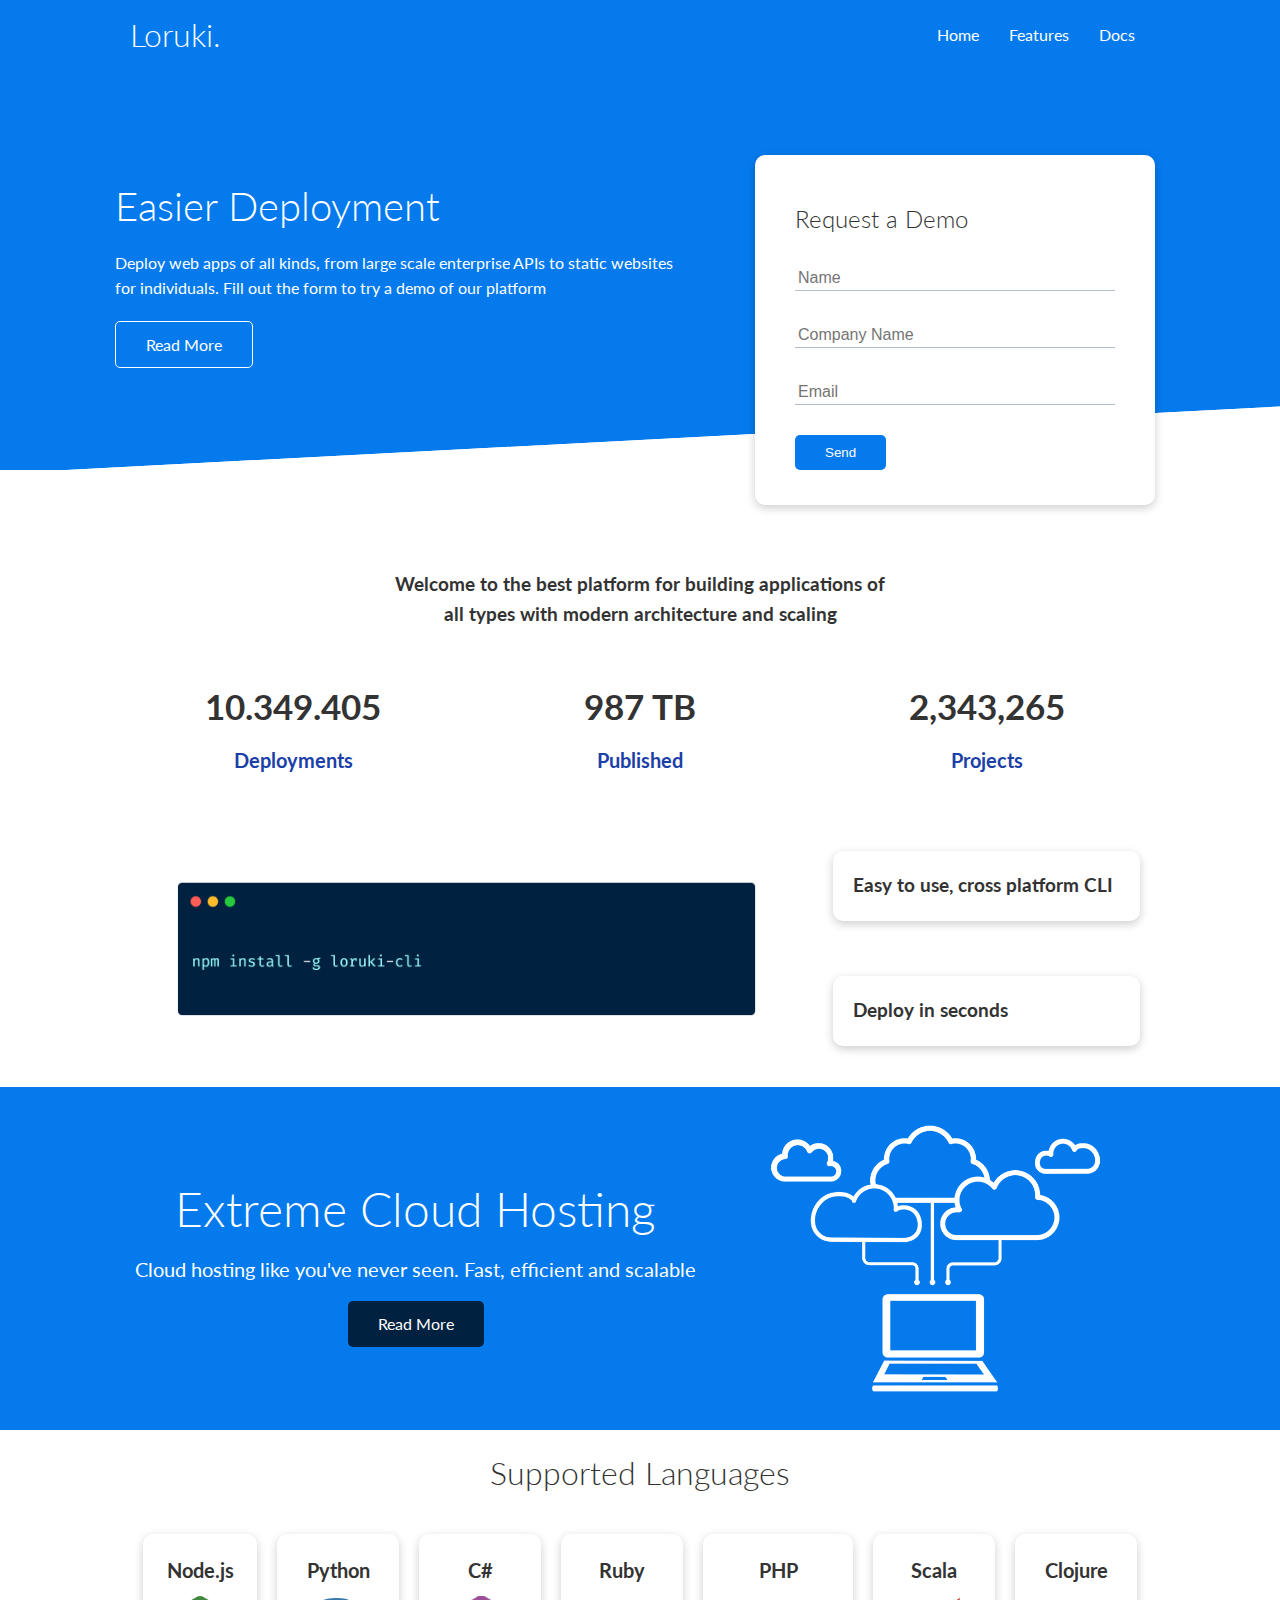
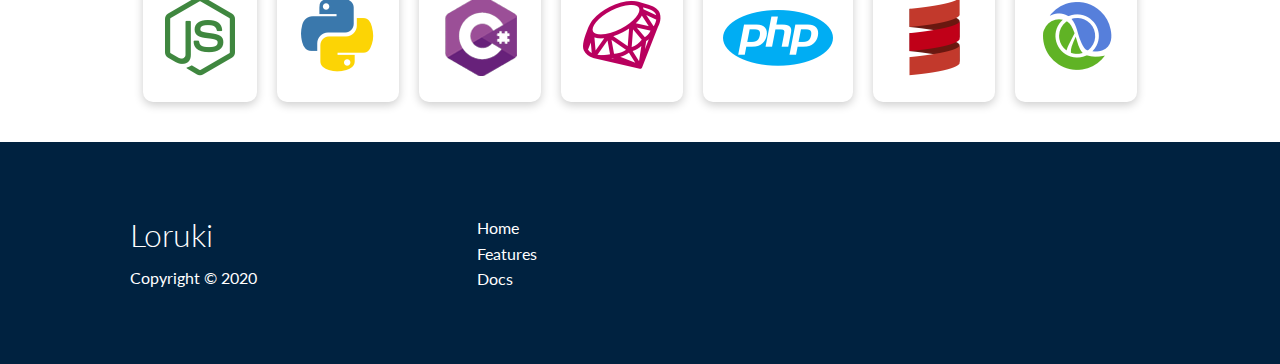
<file: index.html>
<!DOCTYPE html>
<html lang="en">
  <head>
    <meta charset="UTF-8" />
    <meta http-equiv="X-UA-Compatible" content="IE=edge" />
    <meta name="viewport" content="width=device-width, initial-scale=1.0" />
    <link
      rel="stylesheet"
      href="https://cdnjs.cloudflare.com/ajax/libs/font-awesome/5.15.3/css/all.min.css"
      integrity="sha512-iBBXm8fW90+nuLcSKlbmrPcLa0OT92xO1BIsZ+ywDWZCvqsWgccV3gFoRBv0z+8dLJgyAHIhR35VZc2oM/gI1w=="
      crossorigin="anonymous"
      referrerpolicy="no-referrer"
    />
    <link rel="stylesheet" href="css/styles.css" />
    <title>Loruki | Cloud Hosting For Everyone</title>
  </head>
  <body>
    <!-- Navbar -->
    <div class="navbar">
      <div class="container flex">
        <h1 class="logo">Loruki.</h1>
        <nav>
          <ul>
            <li><a href="index.html">Home</a></li>
            <li><a href="features.html">Features</a></li>
            <li><a href="docs.html">Docs</a></li>
          </ul>
        </nav>
      </div>
    </div>

    <!-- Showcase -->
    <section class="showcase">
      <div class="container grid">
        <div class="showcase-text">
          <h1>Easier Deployment</h1>
          <p>
            Deploy web apps of all kinds, from large scale enterprise APIs to
            static websites for individuals. Fill out the form to try a demo of
            our platform
          </p>
          <a href="features.html" class="btn btn-outline">Read More</a>
        </div>

        <div class="showcase-form card">
          <h2>Request a Demo</h2>
          <form>
            <div class="form-control">
              <input type="text" name="name" placeholder="Name" required />
            </div>
            <div class="form-control">
              <input
                type="text"
                name="company"
                placeholder="Company Name"
                required
              />
            </div>
            <div class="form-control">
              <input type="email" name="email" placeholder="Email" required />
            </div>
            <input type="submit" value="Send" class="btn btn-primary" />
          </form>
        </div>
      </div>
    </section>

    <!-- Stats -->
    <section class="stats">
      <div class="container">
        <h3 class="stats-heading text-center my-1">
          Welcome to the best platform for building applications of all types
          with modern architecture and scaling
        </h3>

        <div class="grid grid-3 text-center my-4">
          <div>
            <i class="fas fa-server fa-3x"></i>
            <h3>10.349.405</h3>
            <p class="text-secondary">Deployments</p>
          </div>
          <div>
            <i class="fas fa-upload fa-3x"></i>
            <h3>987 TB</h3>
            <p class="text-secondary">Published</p>
          </div>
          <div>
            <i class="fas fa-project-diagram fa-3x"></i>
            <h3>2,343,265</h3>
            <p class="text-secondary">Projects</p>
          </div>
        </div>
      </div>
    </section>

    <!-- Cli -->
    <section class="cli">
      <div class="container grid">
        <img src="images/cli.png" alt="" />
        <div class="card">
          <h3>Easy to use, cross platform CLI</h3>
        </div>
        <div class="card">
          <h3>Deploy in seconds</h3>
        </div>
      </div>
    </section>

    <!-- Cloud -->
    <section class="cloud bg-primary my-2 py-2">
      <div class="container grid">
        <div class="text-center">
          <h2 class="lg">Extreme Cloud Hosting</h2>
          <p class="lead my-1">
            Cloud hosting like you've never seen. Fast, efficient and scalable
          </p>
          <a href="features.html" class="btn btn-dark">Read More</a>
        </div>
        <img src="images/cloud.png" alt="" />
      </div>
    </section>

    <!-- Languages -->
    <section class="languages">
      <h2 class="md text-center my-2">Supported Languages</h2>
      <div class="container flex">
        <div class="card">
          <h4>Node.js</h4>
          <img src="images/logos/node.png" alt="" />
        </div>
        <div class="card">
          <h4>Python</h4>
          <img src="images/logos/python.png" alt="" />
        </div>
        <div class="card">
          <h4>C#</h4>
          <img src="images/logos/csharp.png" alt="" />
        </div>
        <div class="card">
          <h4>Ruby</h4>
          <img src="images/logos/ruby.png" alt="" />
        </div>
        <div class="card">
          <h4>PHP</h4>
          <img src="images/logos/php.png" alt="" />
        </div>
        <div class="card">
          <h4>Scala</h4>
          <img src="images/logos/scala.png" alt="" />
        </div>
        <div class="card">
          <h4>Clojure</h4>
          <img src="images/logos/clojure.png" alt="" />
        </div>
      </div>
    </section>

    <!-- Footer -->
    <footer class="footer bg-dark py-5">
      <div class="container grid grid-3">
        <div>
          <h1>Loruki</h1>
          <p>Copyright &copy; 2020</p>
        </div>
        <nav>
          <ul>
            <li><a href="index.html">Home</a></li>
            <li><a href="features.html">Features</a></li>
            <li><a href="docs.html">Docs</a></li>
          </ul>
        </nav>
        <div class="social">
          <a href="#"><i class="fab fa-github fa-2x"></i></a>
          <a href="#"><i class="fab fa-facebook fa-2x"></i></a>
          <a href="#"><i class="fab fa-instagram fa-2x"></i></a>
          <a href="#"><i class="fab fa-twitter fa-2x"></i></a>
        </div>
      </div>
    </footer>
  </body>
</html>
</file>
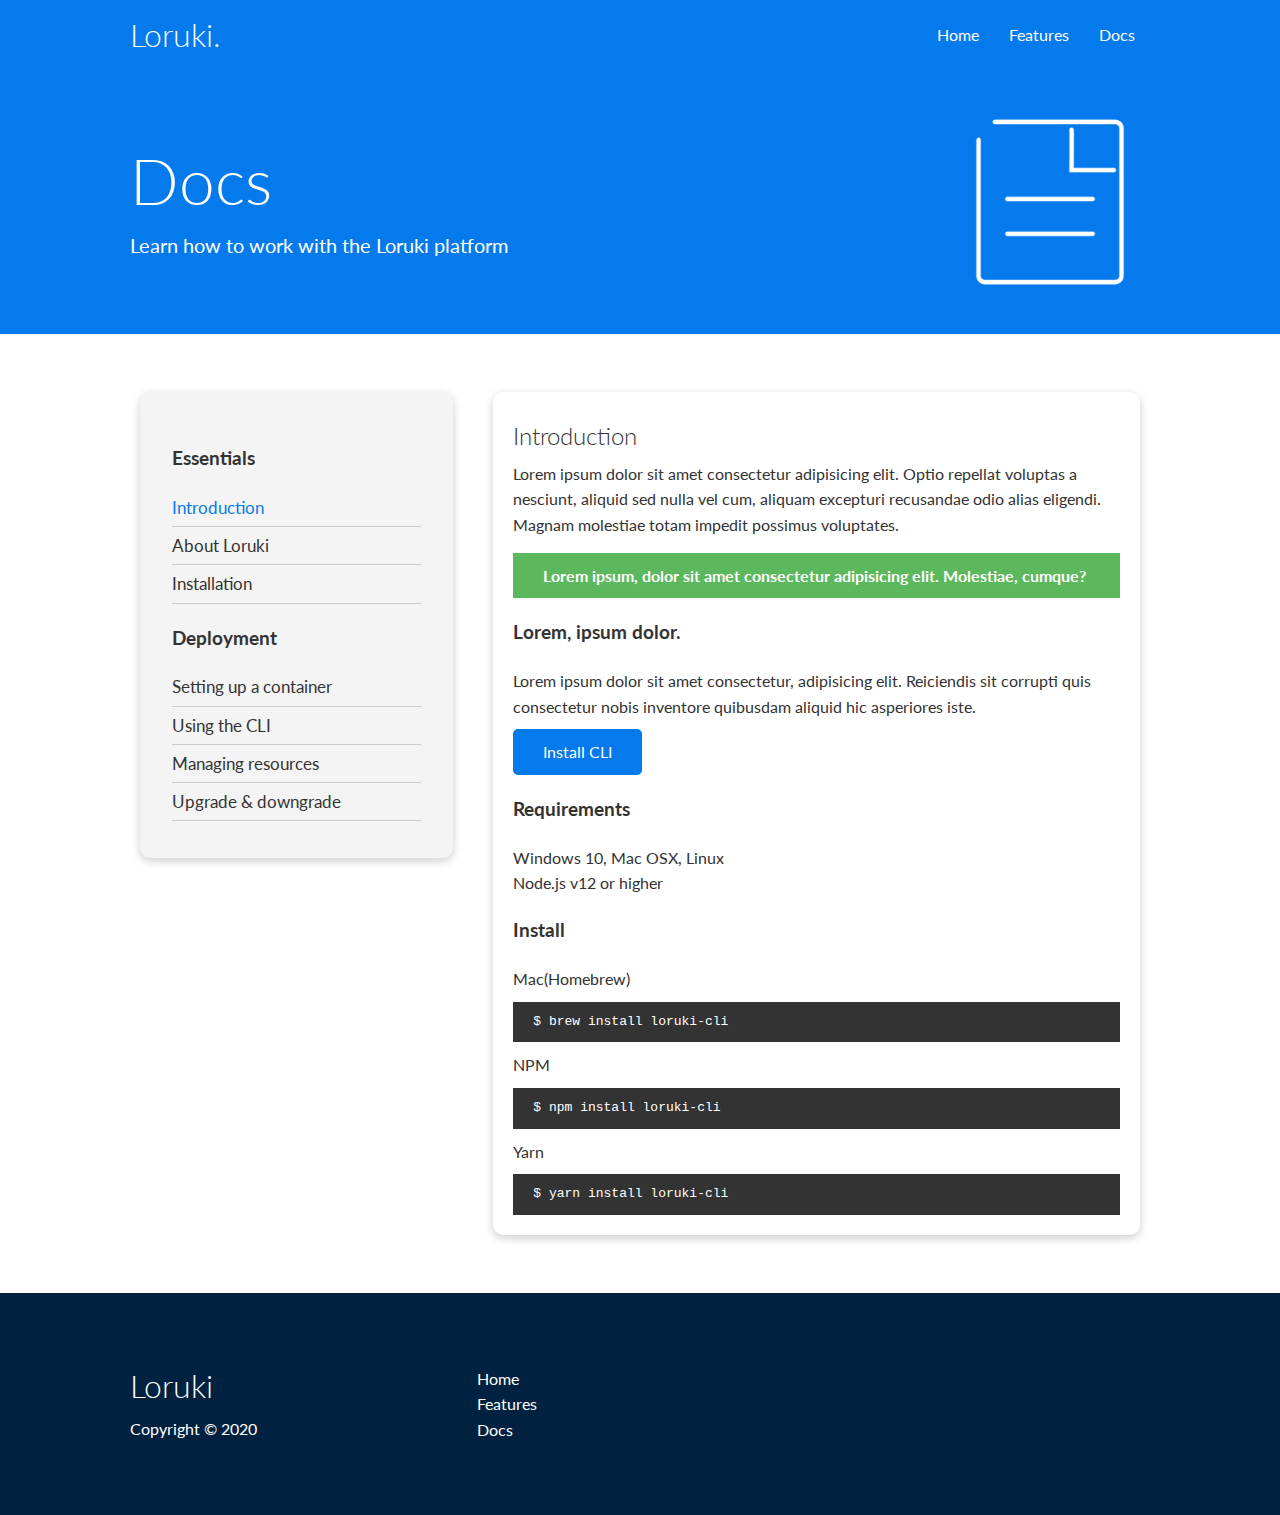
<file: docs.html>
<!DOCTYPE html>
<html lang="en">
  <head>
    <meta charset="UTF-8" />
    <meta http-equiv="X-UA-Compatible" content="IE=edge" />
    <meta name="viewport" content="width=device-width, initial-scale=1.0" />
    <link
      rel="stylesheet"
      href="https://cdnjs.cloudflare.com/ajax/libs/font-awesome/5.15.3/css/all.min.css"
      integrity="sha512-iBBXm8fW90+nuLcSKlbmrPcLa0OT92xO1BIsZ+ywDWZCvqsWgccV3gFoRBv0z+8dLJgyAHIhR35VZc2oM/gI1w=="
      crossorigin="anonymous"
      referrerpolicy="no-referrer"
    />
    <link rel="stylesheet" href="css/styles.css" />
    <title>Loruki | Cloud Hosting For Everyone</title>
  </head>
  <body>
    <!-- Navbar -->
    <div class="navbar">
      <div class="container flex">
        <h1 class="logo">Loruki.</h1>
        <nav>
          <ul>
            <li><a href="index.html">Home</a></li>
            <li><a href="features.html">Features</a></li>
            <li><a href="docs.html">Docs</a></li>
          </ul>
        </nav>
      </div>
    </div>

    <!-- Head -->
    <section class="docs-head bg-primary py-3">
      <div class="container grid">
        <div>
          <h1 class="xl">Docs</h1>
          <p class="lead">Learn how to work with the Loruki platform</p>
        </div>
        <img src="images/docs.png" alt="" />
      </div>
    </section>

    <!-- Docs Main -->
    <section class="docs-main my-4">
      <div class="container grid">
        <div class="card bg-light p-3">
          <h3 class="my-2">Essentials</h3>
          <nav>
            <ul>
              <li><a class="text-primary" href="#">Introduction</a></li>
              <li><a href="#">About Loruki</a></li>
              <li><a href="#">Installation</a></li>
            </ul>
          </nav>

          <h3 class="my-2">Deployment</h3>
          <nav>
            <ul>
              <li><a href="#">Setting up a container</a></li>
              <li><a href="#">Using the CLI</a></li>
              <li><a href="#">Managing resources</a></li>
              <li><a href="#">Upgrade & downgrade</a></li>
            </ul>
          </nav>
        </div>
        <div class="card">
          <h2>Introduction</h2>
          <p>
            Lorem ipsum dolor sit amet consectetur adipisicing elit. Optio
            repellat voluptas a nesciunt, aliquid sed nulla vel cum, aliquam
            excepturi recusandae odio alias eligendi. Magnam molestiae totam
            impedit possimus voluptates.
          </p>
          <div class="alert alert-success">
            <i class="fas fa-info"></i> Lorem ipsum, dolor sit amet consectetur
            adipisicing elit. Molestiae, cumque?
          </div>
          <h3>Lorem, ipsum dolor.</h3>
          <p>
            Lorem ipsum dolor sit amet consectetur, adipisicing elit. Reiciendis
            sit corrupti quis consectetur nobis inventore quibusdam aliquid hic
            asperiores iste.
          </p>
          <a href="#" class="btn btn-primary">Install CLI</a>
          <h3>Requirements</h3>
          <ul>
            <li>Windows 10, Mac OSX, Linux</li>
            <li>Node.js v12 or higher</li>
          </ul>
          <h3>Install</h3>
          <p>Mac(Homebrew)</p>
          <pre><code>$ brew install loruki-cli</code></pre>
          <p>NPM</p>
          <pre><code>$ npm install loruki-cli</code></pre>
          <p>Yarn</p>
          <pre><code>$ yarn install loruki-cli</code></pre>
        </div>
      </div>
    </section>

    <!-- Footer -->
    <footer class="footer bg-dark py-5">
      <div class="container grid grid-3">
        <div>
          <h1>Loruki</h1>
          <p>Copyright &copy; 2020</p>
        </div>
        <nav>
          <ul>
            <li><a href="index.html">Home</a></li>
            <li><a href="features.html">Features</a></li>
            <li><a href="docs.html">Docs</a></li>
          </ul>
        </nav>
        <div class="social">
          <a href="#"><i class="fab fa-github fa-2x"></i></a>
          <a href="#"><i class="fab fa-facebook fa-2x"></i></a>
          <a href="#"><i class="fab fa-instagram fa-2x"></i></a>
          <a href="#"><i class="fab fa-twitter fa-2x"></i></a>
        </div>
      </div>
    </footer>
  </body>
</html>
</file>
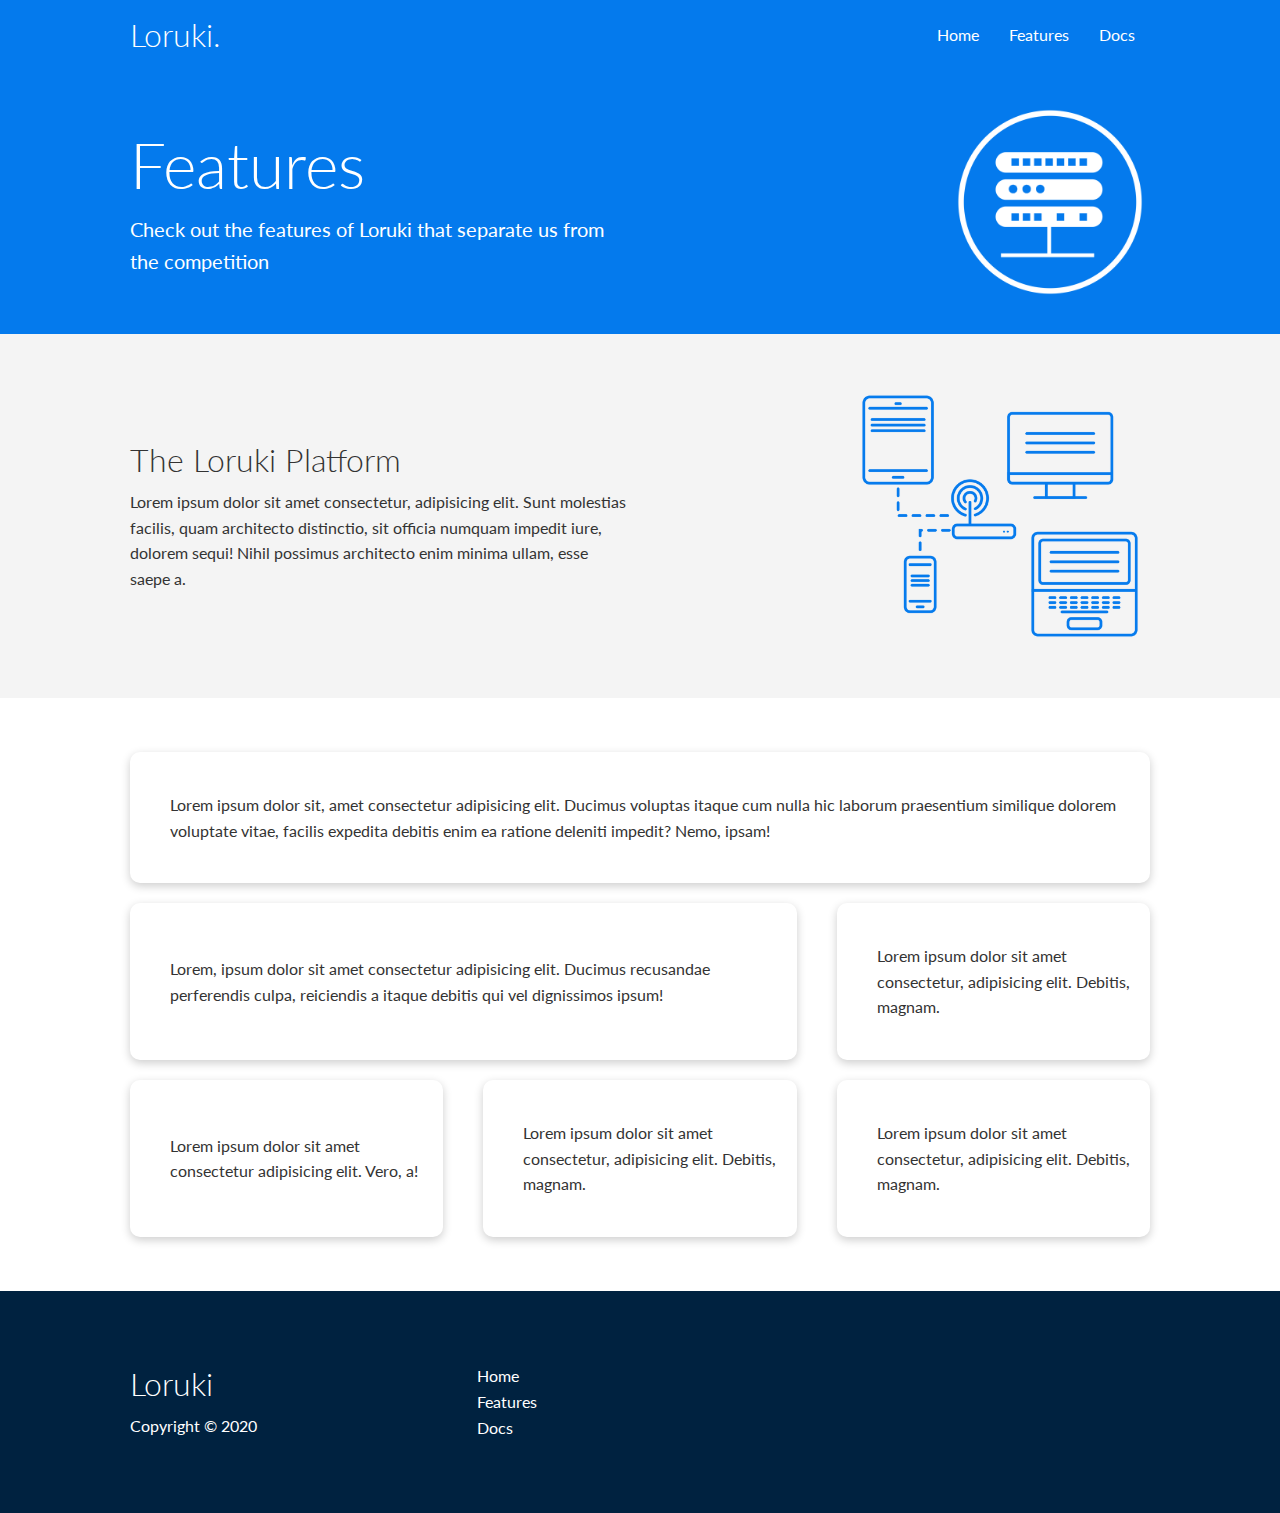
<file: features.html>
<!DOCTYPE html>
<html lang="en">
  <head>
    <meta charset="UTF-8" />
    <meta http-equiv="X-UA-Compatible" content="IE=edge" />
    <meta name="viewport" content="width=device-width, initial-scale=1.0" />
    <link
      rel="stylesheet"
      href="https://cdnjs.cloudflare.com/ajax/libs/font-awesome/5.15.3/css/all.min.css"
      integrity="sha512-iBBXm8fW90+nuLcSKlbmrPcLa0OT92xO1BIsZ+ywDWZCvqsWgccV3gFoRBv0z+8dLJgyAHIhR35VZc2oM/gI1w=="
      crossorigin="anonymous"
      referrerpolicy="no-referrer"
    />
    <link rel="stylesheet" href="css/styles.css" />
    <title>Loruki | Cloud Hosting For Everyone</title>
  </head>
  <body>
    <!-- Navbar -->
    <div class="navbar">
      <div class="container flex">
        <h1 class="logo">Loruki.</h1>
        <nav>
          <ul>
            <li><a href="index.html">Home</a></li>
            <li><a href="features.html">Features</a></li>
            <li><a href="docs.html">Docs</a></li>
          </ul>
        </nav>
      </div>
    </div>

    <!-- Head -->
    <section class="features-head bg-primary py-3">
      <div class="container grid">
        <div>
          <h1 class="xl">Features</h1>
          <p class="lead">
            Check out the features of Loruki that separate us from the
            competition
          </p>
        </div>
        <img src="images/server.png" alt="" />
      </div>
    </section>

    <!-- Subhead -->
    <section class="features-sub-head bg-light py-3">
      <div class="container grid">
        <div>
          <h1 class="md">The Loruki Platform</h1>
          <p>
            Lorem ipsum dolor sit amet consectetur, adipisicing elit. Sunt
            molestias facilis, quam architecto distinctio, sit officia numquam
            impedit iure, dolorem sequi! Nihil possimus architecto enim minima
            ullam, esse saepe a.
          </p>
        </div>
        <img src="images/server2.png" alt="" />
      </div>
    </section>

    <!-- Features Main-->
    <section class="features-main my-2">
      <div class="container grid grid-3">
        <div class="card flex">
          <i class="fas fa-server fa-3x"></i>
          <p>
            Lorem ipsum dolor sit, amet consectetur adipisicing elit. Ducimus
            voluptas itaque cum nulla hic laborum praesentium similique dolorem
            voluptate vitae, facilis expedita debitis enim ea ratione deleniti
            impedit? Nemo, ipsam!
          </p>
        </div>
        <div class="card flex">
          <i class="fas fa-network-wired fa-3x"></i>
          <p>
            Lorem, ipsum dolor sit amet consectetur adipisicing elit. Ducimus
            recusandae perferendis culpa, reiciendis a itaque debitis qui vel
            dignissimos ipsum!
          </p>
        </div>
        <div class="card flex">
          <i class="fas fa-laptop-code fa-3x"></i>
          <p>
            Lorem ipsum dolor sit amet consectetur, adipisicing elit. Debitis,
            magnam.
          </p>
        </div>
        <div class="card flex">
          <i class="fas fa-database fa-3x"></i>
          <p>
            Lorem ipsum dolor sit amet consectetur adipisicing elit. Vero, a!
          </p>
        </div>
        <div class="card flex">
          <i class="fas fa-power-off fa-3x"></i>
          <p>
            Lorem ipsum dolor sit amet consectetur, adipisicing elit. Debitis,
            magnam.
          </p>
        </div>
        <div class="card flex">
          <i class="fas fa-upload fa-3x"></i>
          <p>
            Lorem ipsum dolor sit amet consectetur, adipisicing elit. Debitis,
            magnam.
          </p>
        </div>
      </div>
    </section>

    <!-- Footer -->
    <footer class="footer bg-dark py-5">
      <div class="container grid grid-3">
        <div>
          <h1>Loruki</h1>
          <p>Copyright &copy; 2020</p>
        </div>
        <nav>
          <ul>
            <li><a href="index.html">Home</a></li>
            <li><a href="features.html">Features</a></li>
            <li><a href="docs.html">Docs</a></li>
          </ul>
        </nav>
        <div class="social">
          <a href="#"><i class="fab fa-github fa-2x"></i></a>
          <a href="#"><i class="fab fa-facebook fa-2x"></i></a>
          <a href="#"><i class="fab fa-instagram fa-2x"></i></a>
          <a href="#"><i class="fab fa-twitter fa-2x"></i></a>
        </div>
      </div>
    </footer>
  </body>
</html>
</file>
<file: css/styles.css>
@import url(utilities.css);
@import url("https://fonts.googleapis.com/css2?family=Lato:wght@300&display=swap");

:root {
  --primary-color: #047aed;
  --secondary-color: #1c3fa8;
  --dark-color: #002240;
  --light-color: #f4f4f4;
  --success-color: #5cb85c;
  --error-color: #d9534f;
}

* {
  box-sizing: border-box;
  padding: 0;
  margin: 0;
}

body {
  font-family: "Lato", sans-serif;
  color: #333;
  line-height: 1.6;
}

ul {
  list-style-type: none;
}

a {
  text-decoration: none;
  color: #333;
}

h1,
h2 {
  font-weight: 300;
  line-height: 1.2;
  margin: 0.625rem 0;
}

p {
  margin: 0.625rem 0;
}

img {
  width: 100%;
}

code,
pre {
  background: #333;
  color: #fff;
  padding: 0.625rem;
}

.hidden {
  visibility: hidden;
  height: 0;
}

/* Navbar */
.navbar {
  background-color: var(--primary-color);
  color: #fff;
  height: 4.375rem;
}

.navbar ul {
  display: flex;
}

.navbar a {
  color: #fff;
  padding: 0.625rem;
  margin: 0 0.3125rem;
}

.navbar a:hover {
  border-bottom: 2px #fff solid;
}

.navbar .flex {
  justify-content: space-between;
}

/* Showcase */
.showcase {
  height: 25rem;
  background-color: var(--primary-color);
  color: #fff;
  position: relative;
}

.showcase h1 {
  font-size: 2.5rem;
}

.showcase p {
  margin: 1.25rem 0;
}

.showcase .grid {
  overflow: visible;
  grid-template-columns: 55% 45%;
  gap: 1.875rem;
}

.showcase-form {
  position: relative;
  top: 3.75rem;
  height: 21.875rem;
  width: 25rem;
  padding: 2.5rem;
  z-index: 100;
  justify-self: flex-end;
}

.showcase-form .form-control {
  margin: 1.875rem 0;
}

.showcase-form input[type="text"],
.showcase-form input[type="email"] {
  border: 0;
  border-bottom: 1px solid #b4becb;
  width: 100%;
  padding: 0.1875rem;
  font-size: 1rem;
}

.showcase-form input:focus {
  outline: none;
}

.showcase::before,
.showcase::after {
  content: "";
  position: absolute;
  height: 6.25rem;
  bottom: -4.375rem;
  right: 0;
  left: 0;
  background: #fff;
  transform: skewY(-3deg);
  -webkit-transform: skewY(-3deg);
  -moz-transform: skewY(-3deg);
  -ms-transform: skewY(-3deg);
}

/* Stats */

.stats {
  padding-top: 6.25rem;
}

.stats-heading {
  max-width: 31.25rem;
  margin: auto;
}

.stats .grid h3 {
  font-size: 2.1875rem;
}

.stats .grid p {
  font-size: 1.25rem;
  font-weight: bold;
}

/* Cli */
.cli .grid {
  grid-template-columns: repeat(3, 1fr);
  grid-template-rows: repeat(2, 1fr);
}

.cli .grid > *:first-child {
  grid-column: 1 / span 2;
  grid-row: 1 / span 2;
}

/* Cloud */
.cloud .grid {
  grid-template-columns: 4fr 3fr;
}

/* Languages */
.languages .flex {
  flex-wrap: wrap;
}

.languages .card {
  text-align: center;
  margin: 1.125rem 0.625rem 2.5rem;
  transition: transform 0.2s ease-in;
}

.languages .card h4 {
  font-size: 1.25rem;
  margin-bottom: 0.625rem;
}

.languages .card:hover {
  transform: translateY(-15px);
}

/* Features */
.features-head img,
.docs-head img {
  width: 12.5rem;
  justify-self: flex-end;
}

.features-sub-head img {
  width: 18.75rem;
  justify-self: flex-end;
}

.features-main .card > i {
  margin-right: 1.25rem;
}

.features-main .grid {
  padding: 1.875rem;
}

.features-main .grid > *:first-child {
  grid-column: 1 / span 3;
}

.features-main .grid > *:nth-child(2) {
  grid-column: 1 / span 2;
}

/* Docs */
.docs-main h3 {
  margin: 1.25rem 0;
}

.docs-main .grid {
  grid-template-columns: 1fr 2fr;
  align-items: flex-start;
}

.docs-main nav li {
  font-size: 1.0625rem;
  padding-bottom: 0.3125rem;
  margin-bottom: 0.3125rem;
  border-bottom: 1px #ccc solid;
}

.docs-main a:hover {
  font-weight: bold;
}

/* Footer */
.footer .social a {
  margin: 0 0.625rem;
}

/* Tablet and under */
@media (max-width: 48em) {
  .grid,
  .showcase .grid,
  .stats .grid,
  .cli .grid,
  .cloud .grid,
  .features-main .grid,
  .docs-main .grid {
    grid-template-columns: 1fr;
    grid-template-rows: 1fr;
  }

  .showcase {
    height: auto;
  }

  .showcase-text {
    text-align: center;
    margin-top: 2.5rem;
  }

  .showcase-form {
    justify-self: center;
    margin: auto;
  }

  .cli .grid > *:first-child {
    grid-column: 1;
    grid-row: 1;
  }

  .features-head,
  .features-sub-head,
  .docs-head {
    text-align: center;
  }

  .features-head img,
  .features-sub-head img,
  .docs-head img {
    justify-self: center;
  }

  .features-main .grid > *:first-child,
  .features-main .grid > *:nth-child(2) {
    grid-column: 1;
  }
}
/* Mobile */
@media (max-width: 20em) {
  .navbar {
    height: 6.875rem;
  }

  .navbar .flex {
    flex-direction: column;
  }

  .navbar ul {
    padding: 0.625rem;
    background-color: rgba(0, 0, 0, 0.1);
  }

  .showcase-form {
    width: 18.75rem;
  }
}
</file>
